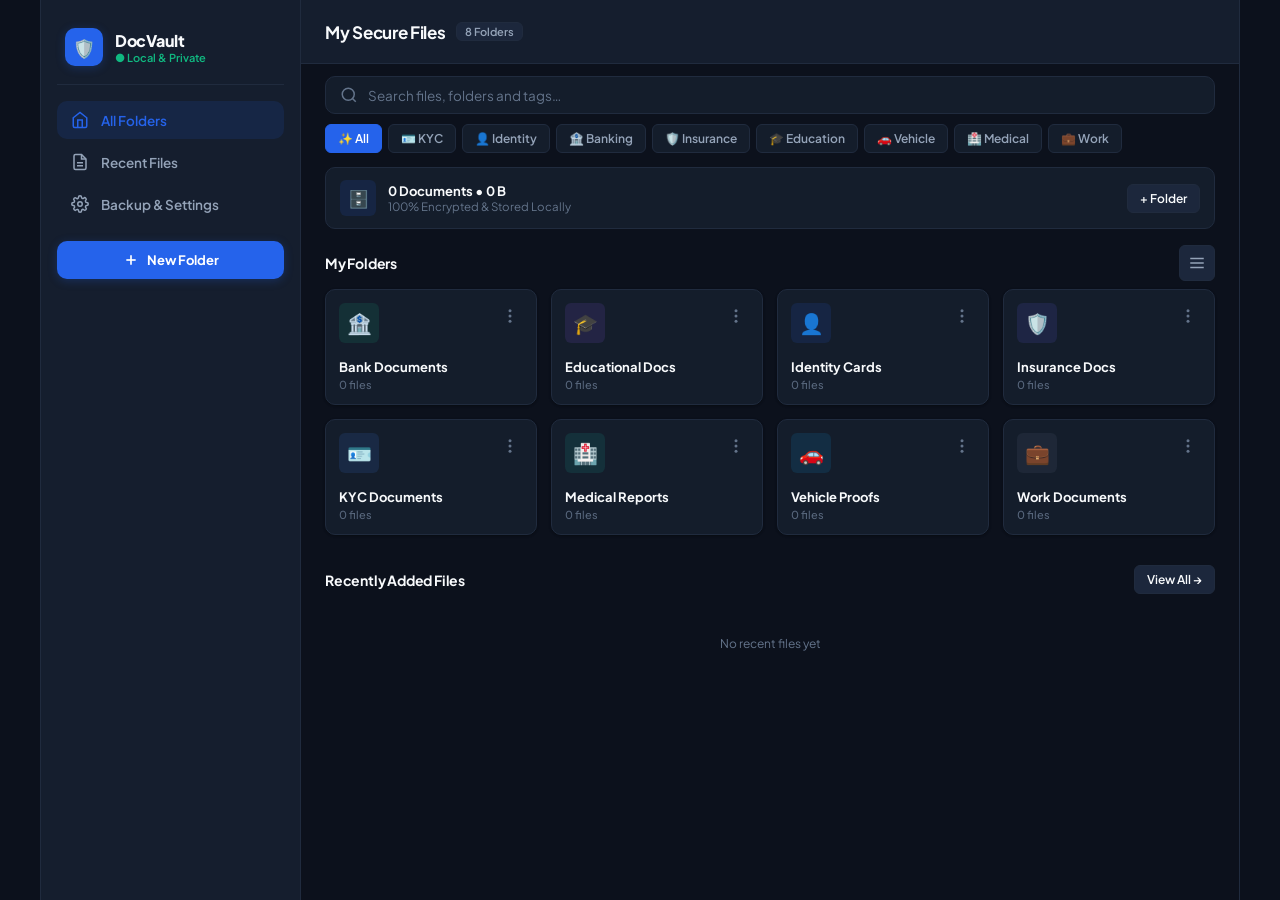
<file: index.html>
<!DOCTYPE html>
<html lang="en">
<head>
  <meta charset="UTF-8" />
  <meta name="viewport" content="width=device-width, initial-scale=1.0, maximum-scale=1.0, user-scalable=no, viewport-fit=cover" />
  <meta name="theme-color" content="#0B0F19" />
  <meta name="mobile-web-app-capable" content="yes" />
  <meta name="apple-mobile-web-app-capable" content="yes" />
  <meta name="apple-mobile-web-app-status-bar-style" content="black-translucent" />
  <meta name="apple-mobile-web-app-title" content="DocVault" />
  <meta name="description" content="Minimal & secure offline document wallet." />
  <title>Private Document Vault — Local & Offline</title>

  <!-- PWA Manifest & Icons -->
  <link rel="manifest" href="./manifest.json" />
  <link rel="apple-touch-icon" href="./icons/icon-192.png" />
  <link rel="icon" type="image/png" href="./icons/icon-192.png" />

  <!-- Fonts & Style -->
  <link rel="preconnect" href="https://fonts.googleapis.com" />
  <link rel="preconnect" href="https://fonts.gstatic.com" crossorigin />
  <link rel="stylesheet" href="./css/style.css" />
</head>
<body>

<!-- Offline Status Pill -->
<div class="offline-badge" id="offline-badge">📡 Offline Vault</div>

<!-- Install Banner -->
<div class="install-banner" id="install-banner">
  <span class="install-banner-text">📥 Add DocVault to Home Screen</span>
  <div class="install-banner-btns">
    <button id="install-btn">Install</button>
    <button id="install-dismiss">✕</button>
  </div>
</div>

<!-- Hidden File Inputs -->
<input type="file" id="file-input" multiple accept="image/*,application/pdf,.doc,.docx,.xls,.xlsx,.txt" style="display:none"
  onchange="App.handleFileUpload(this.files); this.value=''" />

<!-- ═══════════════════════════════════════════════
     APP SHELL
     ═══════════════════════════════════════════════ -->
<div id="app">

  <!-- ── SIDEBAR (Desktop ≥ 900px) ──────────────── -->
  <nav id="sidebar" aria-label="Main navigation">
    <div class="sidebar-brand">
      <div class="sidebar-brand-icon">🛡️</div>
      <div>
        <div class="sidebar-brand-name">DocVault</div>
        <div class="sidebar-brand-tag">● Local &amp; Private</div>
      </div>
    </div>

    <div class="sidebar-nav">
      <button class="sidebar-nav-item active" data-view="home" onclick="App.showView('home')">
        <svg width="18" height="18" viewBox="0 0 24 24" fill="none" stroke="currentColor" stroke-width="2">
          <path d="M3 9l9-7 9 7v11a2 2 0 0 1-2 2H5a2 2 0 0 1-2-2z"/><polyline points="9 22 9 12 15 12 15 22"/>
        </svg>
        <span>All Folders</span>
      </button>

      <button class="sidebar-nav-item" data-view="recent" onclick="App.showView('recent')">
        <svg width="18" height="18" viewBox="0 0 24 24" fill="none" stroke="currentColor" stroke-width="2">
          <path d="M14 2H6a2 2 0 0 0-2 2v16a2 2 0 0 0 2 2h12a2 2 0 0 0 2-2V8z"/>
          <polyline points="14 2 14 8 20 8"/><line x1="16" y1="13" x2="8" y2="13"/><line x1="16" y1="17" x2="8" y2="17"/>
        </svg>
        <span>Recent Files</span>
      </button>

      <button class="sidebar-nav-item" data-view="settings" onclick="App.showView('settings')">
        <svg width="18" height="18" viewBox="0 0 24 24" fill="none" stroke="currentColor" stroke-width="2">
          <circle cx="12" cy="12" r="3"/>
          <path d="M19.4 15a1.65 1.65 0 0 0 .33 1.82l.06.06a2 2 0 0 1-2.83 2.83l-.06-.06a1.65 1.65 0 0 0-1.82-.33 1.65 1.65 0 0 0-1 1.51V21a2 2 0 0 1-4 0v-.09A1.65 1.65 0 0 0 9 19.4a1.65 1.65 0 0 0-1.82.33l-.06.06a2 2 0 0 1-2.83-2.83l.06-.06A1.65 1.65 0 0 0 4.68 15a1.65 1.65 0 0 0-1.51-1H3a2 2 0 0 1 0-4h.09A1.65 1.65 0 0 0 4.6 9a1.65 1.65 0 0 0-.33-1.82l-.06-.06a2 2 0 0 1 2.83-2.83l.06.06A1.65 1.65 0 0 0 9 4.68a1.65 1.65 0 0 0 1-1.51V3a2 2 0 0 1 4 0v.09a1.65 1.65 0 0 0 1 1.51 1.65 1.65 0 0 0 1.82-.33l.06-.06a2 2 0 0 1 2.83 2.83l-.06.06A1.65 1.65 0 0 0 19.4 9a1.65 1.65 0 0 0 1.51 1H21a2 2 0 0 1 0 4h-.09a1.65 1.65 0 0 0-1.51 1z"/>
        </svg>
        <span>Backup &amp; Settings</span>
      </button>

      <button class="sidebar-action-btn" onclick="App.showCreateFolder()">
        <svg width="16" height="16" viewBox="0 0 24 24" fill="none" stroke="currentColor" stroke-width="2.5">
          <line x1="12" y1="5" x2="12" y2="19"/><line x1="5" y1="12" x2="19" y2="12"/>
        </svg>
        <span>New Folder</span>
      </button>
    </div>
  </nav>

  <!-- ── ALL VIEWS IN #app-content ──────────────── -->
  <div id="app-content">

    <!-- ── HOME VIEW ────────────────────────────── -->
    <div class="view" id="view-home">
      <!-- Top App Header (Clean & Minimalist) -->
      <div class="app-header">
        <div class="header-left">
          <div class="header-title-main">My Secure Files</div>
          <div class="header-sub-badge" id="storage-pill-count">0 Folders</div>
        </div>
      </div>

      <!-- Search Bar -->
      <div class="search-container">
        <svg width="18" height="18" viewBox="0 0 24 24" fill="none" stroke="currentColor" stroke-width="2">
          <circle cx="11" cy="11" r="8"/><path d="m21 21-4.35-4.35"/>
        </svg>
        <input type="text" id="search-input" placeholder="Search files, folders and tags…" oninput="App.handleSearch(this.value)" />
      </div>

      <!-- Quick Category Pills -->
      <div class="category-pills" id="category-pills">
        <button class="category-pill active" onclick="App.filterCategory('all', this)">✨ All</button>
        <button class="category-pill" onclick="App.filterCategory('kyc', this)">🪪 KYC</button>
        <button class="category-pill" onclick="App.filterCategory('identity', this)">👤 Identity</button>
        <button class="category-pill" onclick="App.filterCategory('bank', this)">🏦 Banking</button>
        <button class="category-pill" onclick="App.filterCategory('insurance', this)">🛡️ Insurance</button>
        <button class="category-pill" onclick="App.filterCategory('education', this)">🎓 Education</button>
        <button class="category-pill" onclick="App.filterCategory('vehicle', this)">🚗 Vehicle</button>
        <button class="category-pill" onclick="App.filterCategory('medical', this)">🏥 Medical</button>
        <button class="category-pill" onclick="App.filterCategory('work', this)">💼 Work</button>
      </div>

      <!-- Storage Summary Card -->
      <div class="storage-summary-card">
        <div class="storage-stat-group">
          <div class="storage-stat-icon">🗄️</div>
          <div class="storage-stat-info">
            <div class="storage-stat-title" id="stat-main-storage">0 Documents • 0 B</div>
            <div class="storage-stat-sub">100% Encrypted &amp; Stored Locally</div>
          </div>
        </div>
        <div class="storage-stat-actions">
          <button class="btn-sm" onclick="App.showCreateFolder()">+ Folder</button>
        </div>
      </div>

      <!-- Scrollable Folders & Docs List -->
      <div class="scroll-area">
        <div class="section-bar">
          <div class="section-heading">My Folders</div>
          <button class="icon-btn" id="toggle-view-btn" onclick="App.toggleView()" title="Toggle View">
            <svg width="18" height="18" viewBox="0 0 24 24" fill="none" stroke="currentColor" stroke-width="2">
              <line x1="3" y1="6" x2="21" y2="6"/><line x1="3" y1="12" x2="21" y2="12"/><line x1="3" y1="18" x2="21" y2="18"/>
            </svg>
          </button>
        </div>

        <!-- Folders Container -->
        <div class="folders-grid" id="folders-grid">
          <!-- Rendered dynamically -->
        </div>

        <!-- Recent Documents Preview inside Home -->
        <div class="section-bar" style="margin-top:14px">
          <div class="section-heading">Recently Added Files</div>
          <button class="btn-sm" onclick="App.showView('recent')">View All →</button>
        </div>
        <div class="recent-docs-section" id="home-recent-docs">
          <!-- Rendered dynamically -->
        </div>

        <div style="height:20px"></div>
      </div>
    </div>

    <!-- ── FOLDER VIEW (Clean with Upload & Scan Actions) ── -->
    <div class="view" id="view-folder">
      <div class="app-header">
        <div class="header-left">
          <button class="header-back-btn" onclick="App.goBack()" aria-label="Back">
            <svg width="20" height="20" viewBox="0 0 24 24" fill="none" stroke="currentColor" stroke-width="2.5">
              <polyline points="15 18 9 12 15 6"/>
            </svg>
          </button>
          <div class="header-title-main" id="folder-header-title">Folder</div>
        </div>
        <div class="header-actions">
          <button class="btn-primary" style="padding:7px 12px;font-size:12px;display:inline-flex;gap:5px" onclick="App.triggerUpload()" title="Upload File">
            <svg width="14" height="14" viewBox="0 0 24 24" fill="none" stroke="currentColor" stroke-width="2.5">
              <line x1="12" y1="5" x2="12" y2="19"/><line x1="5" y1="12" x2="19" y2="12"/>
            </svg>
            <span>Upload</span>
          </button>
          <button class="icon-btn" onclick="App.openCameraScanner()" title="Scan Camera" aria-label="Scan Camera">
            <svg width="18" height="18" viewBox="0 0 24 24" fill="none" stroke="currentColor" stroke-width="2">
              <path d="M23 19a2 2 0 0 1-2 2H3a2 2 0 0 1-2-2V8a2 2 0 0 1 2-2h4l2-3h6l2 3h4a2 2 0 0 1 2 2z"/><circle cx="12" cy="13" r="4"/>
            </svg>
          </button>
        </div>
      </div>

      <div class="scroll-area" style="padding-top:14px">
        <div class="recent-docs-section" id="folder-docs">
          <!-- Rendered dynamically -->
        </div>
      </div>
    </div>

    <!-- ── DOCUMENT VIEWER (Clean header with only Back & Title) ── -->
    <div class="view" id="view-viewer">
      <div class="app-header">
        <div class="header-left">
          <button class="header-back-btn" onclick="App.goBack()" aria-label="Back">
            <svg width="20" height="20" viewBox="0 0 24 24" fill="none" stroke="currentColor" stroke-width="2.5">
              <polyline points="15 18 9 12 15 6"/>
            </svg>
          </button>
          <div class="header-title-main" id="doc-viewer-title" style="font-size:15px">Document</div>
        </div>
      </div>

      <div class="viewer-body" id="doc-viewer-content">
        <!-- Rendered dynamically -->
      </div>

      <!-- <div class="viewer-bottom-bar">
        <button class="btn-secondary" onclick="App.downloadDocument()">⬇️ Download File</button>
        <button class="btn-primary" onclick="App.shareDocument()">🔗 Share Document</button>
      </div> -->
    </div>

    <!-- ── RECENT VIEW (Clean & Minimalist) ──── -->
    <div class="view" id="view-recent">
      <div class="app-header">
        <div class="header-title-main">Recent Documents</div>
      </div>

      <div class="scroll-area" style="padding-top:14px">
        <div class="recent-docs-section" id="recent-docs-list">
          <!-- Rendered dynamically -->
        </div>
      </div>
    </div>

    <!-- ── SETTINGS VIEW (Clean without broken wipe button) ── -->
    <div class="view" id="view-settings">
      <div class="app-header">
        <div class="header-left">
          <button class="header-back-btn" onclick="App.goBack()" aria-label="Back">
            <svg width="20" height="20" viewBox="0 0 24 24" fill="none" stroke="currentColor" stroke-width="2.5">
              <polyline points="15 18 9 12 15 6"/>
            </svg>
          </button>
          <div class="header-title-main">Vault Settings &amp; Backup</div>
        </div>
      </div>

      <div class="scroll-area" style="padding-top:14px">
        <!-- Appearance -->
        <div class="storage-summary-card" style="cursor:pointer" onclick="App.toggleTheme()">
          <div class="storage-stat-group">
            <div class="storage-stat-icon">🌓</div>
            <div class="storage-stat-info">
              <div class="storage-stat-title" id="theme-label">Cyber Dark Theme</div>
              <div class="storage-stat-sub">Tap to toggle Dark / Light mode</div>
            </div>
          </div>
          <button class="btn-sm">Switch</button>
        </div>

        <!-- Backup & Export -->
        <div class="storage-summary-card" style="cursor:pointer" onclick="App.exportBackup()">
          <div class="storage-stat-group">
            <div class="storage-stat-icon">💾</div>
            <div class="storage-stat-info">
              <div class="storage-stat-title">Export Complete Backup</div>
              <div class="storage-stat-sub">Download all folders &amp; documents as JSON</div>
            </div>
          </div>
          <button class="btn-sm">Export</button>
        </div>

        <div class="storage-summary-card" style="cursor:pointer" onclick="App.importBackup()">
          <div class="storage-stat-group">
            <div class="storage-stat-icon">📥</div>
            <div class="storage-stat-info">
              <div class="storage-stat-title">Restore from Backup</div>
              <div class="storage-stat-sub">Import wallet JSON file from your device</div>
            </div>
          </div>
          <button class="btn-sm">Import</button>
        </div>

        <div style="text-align:center;padding:28px 16px;color:var(--text-dim);font-size:12px">
          🛡️ Private Document Vault • v2.1 Pro<br>
          <span>100% Local-First Offline Storage</span>
        </div>
      </div>
    </div>

    <!-- ── BOTTOM NAVIGATION (Mobile Only - Clean 4-tab bar) ── -->
    <nav class="bottom-nav" id="bottom-nav">
      <button class="nav-item active" data-view="home" onclick="App.showView('home')" aria-label="Folders">
        <svg width="20" height="20" viewBox="0 0 24 24" fill="none" stroke="currentColor" stroke-width="2">
          <path d="M3 9l9-7 9 7v11a2 2 0 0 1-2 2H5a2 2 0 0 1-2-2z"/><polyline points="9 22 9 12 15 12 15 22"/>
        </svg>
        <span class="nav-label">Vault</span>
      </button>

      <button class="nav-item" data-view="recent" onclick="App.showView('recent')" aria-label="Documents">
        <svg width="20" height="20" viewBox="0 0 24 24" fill="none" stroke="currentColor" stroke-width="2">
          <path d="M14 2H6a2 2 0 0 0-2 2v16a2 2 0 0 0 2 2h12a2 2 0 0 0 2-2V8z"/>
          <polyline points="14 2 14 8 20 8"/><line x1="16" y1="13" x2="8" y2="13"/><line x1="16" y1="17" x2="8" y2="17"/>
        </svg>
        <span class="nav-label">Recent</span>
      </button>

      <!-- Clean Central Action Button -->
      <button class="nav-fab-center" onclick="App.triggerUpload()" aria-label="Add" title="Upload Document">
        <svg width="22" height="22" viewBox="0 0 24 24" fill="none" stroke="currentColor" stroke-width="2.5">
          <line x1="12" y1="5" x2="12" y2="19"/><line x1="5" y1="12" x2="19" y2="12"/>
        </svg>
      </button>

      <button class="nav-item" onclick="App.openCameraScanner()" aria-label="Scan">
        <svg width="20" height="20" viewBox="0 0 24 24" fill="none" stroke="currentColor" stroke-width="2">
          <path d="M23 19a2 2 0 0 1-2 2H3a2 2 0 0 1-2-2V8a2 2 0 0 1 2-2h4l2-3h6l2 3h4a2 2 0 0 1 2 2z"/><circle cx="12" cy="13" r="4"/>
        </svg>
        <span class="nav-label">Scan</span>
      </button>

      <button class="nav-item" data-view="settings" onclick="App.showView('settings')" aria-label="Settings">
        <svg width="20" height="20" viewBox="0 0 24 24" fill="none" stroke="currentColor" stroke-width="2">
          <circle cx="12" cy="12" r="3"/>
          <path d="M19.4 15a1.65 1.65 0 0 0 .33 1.82l.06.06a2 2 0 0 1-2.83 2.83l-.06-.06a1.65 1.65 0 0 0-1.82-.33 1.65 1.65 0 0 0-1 1.51V21a2 2 0 0 1-4 0v-.09A1.65 1.65 0 0 0 9 19.4a1.65 1.65 0 0 0-1.82.33l-.06.06a2 2 0 0 1-2.83-2.83l.06-.06A1.65 1.65 0 0 0 4.68 15a1.65 1.65 0 0 0-1.51-1H3a2 2 0 0 1 0-4h.09A1.65 1.65 0 0 0 4.6 9a1.65 1.65 0 0 0-.33-1.82l-.06-.06a2 2 0 0 1 2.83-2.83l.06.06A1.65 1.65 0 0 0 9 4.68a1.65 1.65 0 0 0 1-1.51V3a2 2 0 0 1 4 0v.09a1.65 1.65 0 0 0 1 1.51 1.65 1.65 0 0 0 1.82-.33l.06-.06a2 2 0 0 1 2.83 2.83l-.06.06A1.65 1.65 0 0 0 19.4 9a1.65 1.65 0 0 0 1.51 1H21a2 2 0 0 1 0 4h-.09a1.65 1.65 0 0 0-1.51 1z"/>
        </svg>
        <span class="nav-label">Settings</span>
      </button>
    </nav>

  </div><!-- /#app-content -->
</div><!-- /#app -->

<!-- Scripts -->
<script src="./js/crypto.js"></script>
<script src="./js/db.js"></script>
<script src="./js/ui.js"></script>
<script src="./js/app.js"></script>

<script>
  // ── Bottom nav view synchronization ───────────────────────
  const NAV_VISIBLE_VIEWS = ['home', 'recent', 'settings'];
  const origShowView = App.showView.bind(App);
  App.showView = async function(name, pushStack) {
    await origShowView(name, pushStack);
    const nav = document.getElementById('bottom-nav');
    if (nav) nav.style.display = NAV_VISIBLE_VIEWS.includes(name) ? 'flex' : 'none';
  };

  // ── Offline status banner ─────────────────────────────────
  const offlineBadge = document.getElementById('offline-badge');
  function updateOnlineStatus() {
    if (offlineBadge) offlineBadge.style.display = navigator.onLine ? 'none' : 'block';
  }
  window.addEventListener('online', updateOnlineStatus);
  window.addEventListener('offline', updateOnlineStatus);
  updateOnlineStatus();
</script>

</body>
</html>
</file>
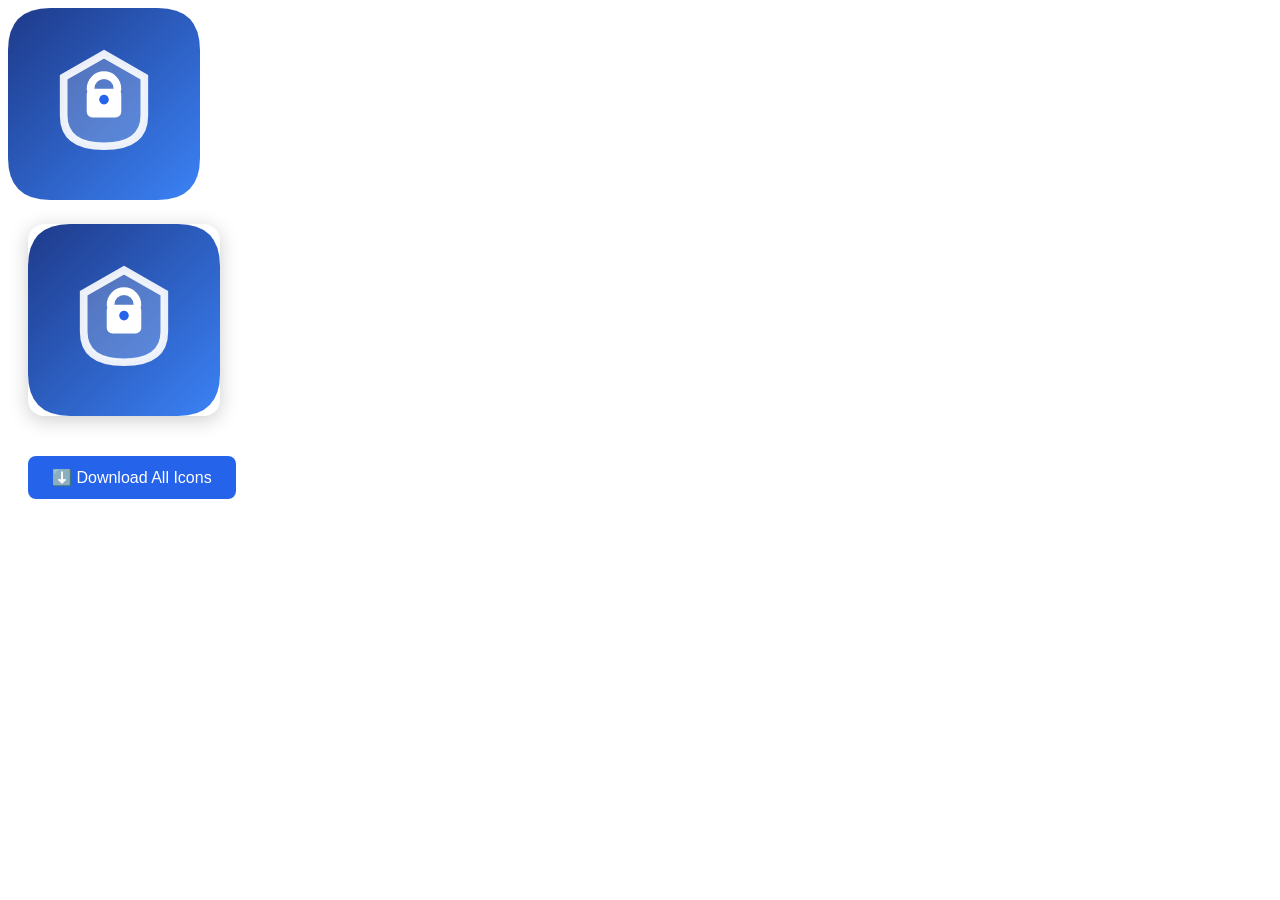
<file: generate-icons.html>
<!DOCTYPE html>
<html>
<head><title>Icon Generator</title></head>
<body>
<canvas id="c"></canvas>
<script>
const sizes = [72, 96, 128, 192, 512];

async function generateIcon(size) {
  const canvas = document.getElementById('c');
  canvas.width = size;
  canvas.height = size;
  const ctx = canvas.getContext('2d');

  // Background gradient
  const grad = ctx.createLinearGradient(0, 0, size, size);
  grad.addColorStop(0, '#1E3A8A');
  grad.addColorStop(1, '#3B82F6');
  ctx.fillStyle = grad;

  // Rounded rect
  const r = size * 0.22;
  ctx.beginPath();
  ctx.moveTo(r, 0);
  ctx.lineTo(size - r, 0);
  ctx.quadraticCurveTo(size, 0, size, r);
  ctx.lineTo(size, size - r);
  ctx.quadraticCurveTo(size, size, size - r, size);
  ctx.lineTo(r, size);
  ctx.quadraticCurveTo(0, size, 0, size - r);
  ctx.lineTo(0, r);
  ctx.quadraticCurveTo(0, 0, r, 0);
  ctx.closePath();
  ctx.fill();

  // Shield
  const cx = size / 2;
  const cy = size / 2 - size * 0.02;
  const sw = size * 0.42;
  const sh = size * 0.48;

  ctx.fillStyle = 'rgba(255,255,255,0.2)';
  ctx.strokeStyle = 'rgba(255,255,255,0.9)';
  ctx.lineWidth = size * 0.04;
  ctx.beginPath();
  ctx.moveTo(cx, cy - sh/2);
  ctx.lineTo(cx + sw/2, cy - sh/4);
  ctx.lineTo(cx + sw/2, cy + sh/6);
  ctx.quadraticCurveTo(cx + sw/2, cy + sh/2, cx, cy + sh/2);
  ctx.quadraticCurveTo(cx - sw/2, cy + sh/2, cx - sw/2, cy + sh/6);
  ctx.lineTo(cx - sw/2, cy - sh/4);
  ctx.closePath();
  ctx.fill();
  ctx.stroke();

  // Lock icon in center
  const lw = size * 0.14;
  const lh = size * 0.12;
  const lbw = size * 0.18;
  const lbh = size * 0.15;
  const lx = cx - lbw/2;
  const ly = cy - lh * 0.5;

  // Lock body
  ctx.fillStyle = 'white';
  const br = size * 0.03;
  ctx.beginPath();
  ctx.roundRect(lx, ly, lbw, lbh, br);
  ctx.fill();

  // Lock shackle
  ctx.strokeStyle = 'white';
  ctx.lineWidth = size * 0.04;
  ctx.lineCap = 'round';
  ctx.beginPath();
  ctx.arc(cx, ly, lw * 0.5, Math.PI, 0);
  ctx.stroke();

  // Keyhole
  ctx.fillStyle = '#2563EB';
  ctx.beginPath();
  ctx.arc(cx, ly + lbh * 0.38, size * 0.025, 0, Math.PI * 2);
  ctx.fill();

  return canvas.toDataURL('image/png');
}

async function downloadAll() {
  for (const size of sizes) {
    const dataUrl = await generateIcon(size);
    const a = document.createElement('a');
    a.href = dataUrl;
    a.download = `icon-${size}.png`;
    document.body.appendChild(a);
    a.click();
    document.body.removeChild(a);
    await new Promise(r => setTimeout(r, 200));
  }
  document.getElementById('status').textContent = 'All icons downloaded! Place them in the icons/ folder.';
}

document.addEventListener('DOMContentLoaded', () => {
  const btn = document.createElement('button');
  btn.textContent = '⬇️ Download All Icons';
  btn.style.cssText = 'padding:12px 24px;font-size:16px;cursor:pointer;margin:20px;border-radius:8px;background:#2563EB;color:white;border:none';
  btn.onclick = downloadAll;
  document.body.appendChild(btn);

  const status = document.createElement('p');
  status.id = 'status';
  status.style.cssText = 'margin:0 20px;font-family:sans-serif;color:#333';
  document.body.appendChild(status);

  // Auto-preview 192px
  generateIcon(192).then(url => {
    const img = document.createElement('img');
    img.src = url;
    img.style.cssText = 'display:block;margin:20px;border-radius:16px;box-shadow:0 4px 20px rgba(0,0,0,0.2)';
    document.body.insertBefore(img, btn);
  });
});
</script>
</body>
</html>
</file>
<file: css/style.css>
/* ════════════════════════════════════════════════════════════
   Private Document Wallet — Executive Unified Design System
   ════════════════════════════════════════════════════════════ */

@import url('https://fonts.googleapis.com/css2?family=Plus+Jakarta+Sans:wght@400;500;600;700;800&family=Inter:wght@400;500;600;700&display=swap');

:root {
  /* Executive Dark Theme (Navy Slate & Crisp Neutral) */
  --bg:            #0C111C;
  --bg-subtle:     #111827;
  --surface:       #151E2E;
  --surface-hover: #1C273C;
  --surface-card:  #141D2B;
  --border:        #202B3E;
  --border-subtle: rgba(255, 255, 255, 0.06);
  --border-focus:  #3B82F6;
  
  --primary:       #2563EB;
  --primary-dark:  #1D4ED8;
  --primary-lite:  rgba(37, 99, 235, 0.12);
  --primary-glow:  rgba(37, 99, 235, 0.25);
  
  --accent:        #38BDF8;
  --success:       #10B981;
  --warning:       #F59E0B;
  --danger:        #EF4444;
  
  --text:          #F8FAFC;
  --text-muted:    #94A3B8;
  --text-dim:      #64748B;
  
  --shadow-sm:     0 1px 3px rgba(0, 0, 0, 0.2), 0 1px 2px rgba(0, 0, 0, 0.15);
  --shadow-md:     0 4px 14px rgba(0, 0, 0, 0.3);
  --shadow-lg:     0 12px 28px rgba(0, 0, 0, 0.45);
  
  --radius-xs:     6px;
  --radius-sm:     10px;
  --radius-md:     14px;
  --radius-lg:     20px;
  --radius-xl:     28px;
  
  --nav-h:         68px;
  --header-h:      64px;
  --sidebar-w:     260px;
  --max-w:         1200px;
  --gap:           16px;
}

/* Executive Light Theme */
body.theme-light {
  --bg:            #F8FAFC;
  --bg-subtle:     #F1F5F9;
  --surface:       #FFFFFF;
  --surface-hover: #F8FAFC;
  --surface-card:  #FFFFFF;
  --border:        #E2E8F0;
  --border-subtle: rgba(0, 0, 0, 0.04);
  --border-focus:  #2563EB;
  
  --text:          #0F172A;
  --text-muted:    #475569;
  --text-dim:      #94A3B8;
  
  --shadow-sm:     0 1px 3px rgba(0, 0, 0, 0.05), 0 1px 2px rgba(0, 0, 0, 0.03);
  --shadow-md:     0 4px 12px rgba(0, 0, 0, 0.06);
  --shadow-lg:     0 12px 24px rgba(0, 0, 0, 0.08);
}

/* ── Reset ─────────────────────────────────────────────────── */
*, *::before, *::after { box-sizing: border-box; margin: 0; padding: 0; }
button { font-family: inherit; cursor: pointer; border: none; background: none; }
input  { font-family: inherit; }

html, body {
  height: 100%;
  overflow: hidden;
  font-family: 'Plus Jakarta Sans', 'Inter', -apple-system, sans-serif;
  font-size: 14px;
  background: var(--bg);
  color: var(--text);
  -webkit-tap-highlight-color: transparent;
  -webkit-font-smoothing: antialiased;
}

/* ── App Shell ─────────────────────────────────────────────── */
#app {
  position: relative;
  width: 100%;
  height: 100%;
  display: flex;
  background: var(--bg);
  overflow: hidden;
}

#app-content {
  flex: 1;
  position: relative;
  display: flex;
  flex-direction: column;
  height: 100%;
  overflow: hidden;
  min-width: 0;
}

/* ── Views ─────────────────────────────────────────────────── */
.view {
  position: absolute;
  inset: 0;
  display: none;
  flex-direction: column;
  background: var(--bg);
  overflow: hidden;
  z-index: 1;
}
.view.active { display: flex; }

.scroll-area {
  flex: 1;
  overflow-y: auto;
  overflow-x: hidden;
  -webkit-overflow-scrolling: touch;
  padding-bottom: calc(var(--nav-h) + 20px);
}
.scroll-area::-webkit-scrollbar { width: 5px; }
.scroll-area::-webkit-scrollbar-thumb { background: rgba(255,255,255,0.08); border-radius: 4px; }
body.theme-light .scroll-area::-webkit-scrollbar-thumb { background: rgba(0,0,0,0.12); }

/* ── Animations ────────────────────────────────────────────── */
@keyframes fadeIn { from { opacity: 0; } to { opacity: 1; } }
@keyframes slideUp { from { transform: translateY(10px); opacity: 0; } to { transform: translateY(0); opacity: 1; } }
.slide-up { animation: slideUp 0.22s cubic-bezier(0.16, 1, 0.3, 1) both; }

/* ════════════════════════════════════════════════════════════
   SIDEBAR (Desktop Navigation)
   ════════════════════════════════════════════════════════════ */
#sidebar {
  display: none;
  width: var(--sidebar-w);
  flex-shrink: 0;
  background: var(--surface);
  border-right: 1px solid var(--border);
  flex-direction: column;
  padding: 20px 16px;
  overflow-y: auto;
  z-index: 40;
}

.sidebar-brand {
  display: flex;
  align-items: center;
  gap: 12px;
  padding: 8px 8px 18px;
  border-bottom: 1px solid var(--border);
  margin-bottom: 16px;
}
.sidebar-brand-icon {
  width: 38px; height: 38px;
  border-radius: 10px;
  background: var(--primary);
  display: flex; align-items: center; justify-content: center;
  font-size: 18px; color: white;
  box-shadow: 0 2px 10px var(--primary-glow);
}
.sidebar-brand-name { font-size: 16px; font-weight: 800; color: var(--text); letter-spacing: -0.3px; }
.sidebar-brand-tag { font-size: 11px; color: var(--success); font-weight: 600; }

.sidebar-nav { display: flex; flex-direction: column; gap: 4px; flex: 1; }
.sidebar-nav-item {
  display: flex; align-items: center; gap: 12px;
  padding: 10px 14px; border-radius: var(--radius-sm);
  color: var(--text-muted); font-size: 13.5px; font-weight: 600;
  transition: all 0.15s; width: 100%;
}
.sidebar-nav-item:hover { background: var(--surface-hover); color: var(--text); }
.sidebar-nav-item.active {
  background: var(--primary-lite);
  color: var(--primary);
}
.sidebar-nav-item svg { width: 18px; height: 18px; }

.sidebar-action-btn {
  margin-top: 14px; width: 100%;
  padding: 11px; border-radius: var(--radius-sm);
  background: var(--primary); color: white;
  font-size: 13px; font-weight: 700;
  display: flex; align-items: center; justify-content: center; gap: 8px;
  box-shadow: 0 2px 10px var(--primary-glow);
  transition: all 0.15s;
}
.sidebar-action-btn:hover { background: var(--primary-dark); }

/* ════════════════════════════════════════════════════════════
   TOP APP HEADER
   ════════════════════════════════════════════════════════════ */
.app-header {
  height: var(--header-h);
  background: var(--surface);
  border-bottom: 1px solid var(--border);
  display: flex;
  align-items: center;
  justify-content: space-between;
  padding: 0 var(--gap);
  gap: 12px;
  flex-shrink: 0;
  z-index: 20;
}

.header-left { display: flex; align-items: center; gap: 10px; min-width: 0; }
.header-title-main { font-size: 17px; font-weight: 700; color: var(--text); letter-spacing: -0.3px; white-space: nowrap; }
.header-sub-badge {
  font-size: 11px; font-weight: 600;
  padding: 2px 8px; border-radius: 6px;
  background: var(--surface-hover); color: var(--text-muted);
  border: 1px solid var(--border);
}

.header-actions { display: flex; align-items: center; gap: 8px; }

.header-back-btn {
  background: var(--surface-hover);
  border: 1px solid var(--border);
  border-radius: var(--radius-xs);
  width: 36px; height: 36px;
  display: flex; align-items: center; justify-content: center;
  color: var(--text); transition: all 0.15s;
}
.header-back-btn:hover { border-color: rgba(255,255,255,0.2); }

.icon-btn {
  width: 36px; height: 36px;
  border-radius: var(--radius-xs);
  display: flex; align-items: center; justify-content: center;
  background: var(--surface-hover);
  color: var(--text-muted);
  border: 1px solid var(--border);
  transition: all 0.15s;
}
.icon-btn:hover { color: var(--text); border-color: rgba(255,255,255,0.2); }
body.theme-light .icon-btn:hover { border-color: rgba(0,0,0,0.2); }
.empty-pill {
  font-size: 11px;
  font-weight: 500;
  color: var(--text-dim);
  opacity: 0.85;
}

/* Header Add File Button:
   Hidden by default when bottom navigation menu is present.
   Visible ONLY on desktop (>= 900px) when bottom menu is hidden. */
.btn-header-add {
  display: none !important;
  padding: 8px 14px;
  background: var(--primary);
  color: white;
  border-radius: var(--radius-xs);
  font-size: 12px;
  font-weight: 700;
  align-items: center;
  gap: 5px;
  box-shadow: 0 2px 8px var(--primary-glow);
  transition: all 0.15s;
  white-space: nowrap;
  flex-shrink: 0;
}
.btn-header-add:hover { background: var(--primary-dark); }
.btn-header-add svg { width: 14px; height: 14px; flex-shrink: 0; }

/* Search Container */
.search-container {
  margin: 12px var(--gap) 0;
  background: var(--surface-card);
  border: 1px solid var(--border);
  border-radius: var(--radius-sm);
  display: flex;
  align-items: center;
  padding: 9px 14px;
  gap: 10px;
  transition: border-color 0.15s;
}
.search-container:focus-within { border-color: var(--border-focus); }
.search-container svg { color: var(--text-dim); flex-shrink: 0; }
.search-container input {
  flex: 1; border: none; outline: none;
  background: transparent; font-size: 13.5px; color: var(--text);
}
.search-container input::placeholder { color: var(--text-dim); }

/* Quick Category Tags */
.category-pills {
  display: flex;
  gap: 6px;
  overflow-x: auto;
  padding: 10px var(--gap) 4px;
  scrollbar-width: none;
}
.category-pills::-webkit-scrollbar { display: none; }
.category-pill {
  padding: 6px 12px;
  border-radius: var(--radius-xs);
  background: var(--surface-card);
  border: 1px solid var(--border);
  color: var(--text-muted);
  font-size: 12px;
  font-weight: 600;
  white-space: nowrap;
  transition: all 0.15s;
}
.category-pill:hover { background: var(--surface-hover); color: var(--text); }
.category-pill.active {
  background: var(--primary);
  color: white;
  border-color: var(--primary);
}

/* ════════════════════════════════════════════════════════════
   STORAGE BAR (Minimal Corporate Design)
   ════════════════════════════════════════════════════════════ */
.storage-summary-card {
  margin: 10px var(--gap) 0;
  padding: 12px 14px;
  background: var(--surface-card);
  border: 1px solid var(--border);
  border-radius: var(--radius-sm);
  display: flex;
  align-items: center;
  justify-content: space-between;
  gap: 14px;
}

.storage-stat-group { display: flex; align-items: center; gap: 12px; }
.storage-stat-icon {
  width: 36px; height: 36px; border-radius: var(--radius-xs);
  background: var(--primary-lite); color: var(--primary);
  display: flex; align-items: center; justify-content: center;
  font-size: 17px;
}
.storage-stat-info { display: flex; flex-direction: column; }
.storage-stat-title { font-size: 13px; font-weight: 700; color: var(--text); }
.storage-stat-sub { font-size: 11.5px; color: var(--text-dim); }

.storage-stat-actions { display: flex; gap: 6px; }
.btn-sm {
  padding: 6px 12px;
  border-radius: var(--radius-xs);
  font-size: 12px; font-weight: 600;
  background: var(--surface-hover);
  color: var(--text);
  border: 1px solid var(--border);
  display: flex; align-items: center; gap: 6px;
  transition: all 0.15s;
}
.btn-sm:hover { background: var(--primary); color: white; border-color: var(--primary); }

/* Section Title Bar */
.section-bar {
  display: flex;
  align-items: center;
  justify-content: space-between;
  padding: 16px var(--gap) 8px;
}
.section-heading { font-size: 14px; font-weight: 700; color: var(--text); letter-spacing: -0.2px; }

/* ════════════════════════════════════════════════════════════
   FOLDER CARDS (Executive Grid)
   ════════════════════════════════════════════════════════════ */
.folders-grid {
  display: grid;
  grid-template-columns: repeat(2, 1fr);
  gap: 10px;
  padding: 0 var(--gap);
}

.folder-card {
  background: var(--surface-card);
  border: 1px solid var(--border);
  border-radius: var(--radius-sm);
  padding: 13px;
  cursor: pointer;
  display: flex;
  flex-direction: column;
  justify-content: space-between;
  min-height: 116px;
  box-shadow: var(--shadow-sm);
  transition: all 0.15s ease;
  position: relative;
}
.folder-card:hover {
  background: var(--surface-hover);
  border-color: rgba(59, 130, 246, 0.35);
}
.folder-card:active { transform: scale(0.98); }

.folder-card-top {
  display: flex;
  align-items: flex-start;
  justify-content: space-between;
  margin-bottom: 10px;
}

.folder-icon-box {
  width: 40px; height: 40px;
  border-radius: var(--radius-xs);
  display: flex; align-items: center; justify-content: center;
  font-size: 20px;
}

.folder-dots-btn {
  color: var(--text-dim);
  padding: 4px; border-radius: 4px;
  transition: color 0.15s;
}
.folder-dots-btn:hover { color: var(--text); }

.folder-card-name {
  font-size: 13px; font-weight: 700;
  color: var(--text); line-height: 1.3;
  margin-bottom: 2px;
  white-space: nowrap; overflow: hidden; text-overflow: ellipsis;
}
.folder-card-meta {
  font-size: 11px;
  color: var(--text-dim);
  font-weight: 500;
}

/* Progress bar */
.folder-progress-bar {
  height: 3px;
  background: rgba(255,255,255,0.06);
  border-radius: 2px;
  margin-top: 8px;
  overflow: hidden;
}
body.theme-light .folder-progress-bar { background: rgba(0,0,0,0.06); }
.folder-progress-fill {
  height: 100%;
  border-radius: 2px;
  background: var(--primary);
}

/* ════════════════════════════════════════════════════════════
   UNIFIED EMPTY DROPZONE (No duplicate button clutter)
   ════════════════════════════════════════════════════════════ */
.empty-dropzone-box {
  margin: 16px var(--gap);
  border: 1.5px dashed var(--border);
  border-radius: var(--radius-md);
  padding: 40px 24px;
  text-align: center;
  background: var(--surface-card);
  display: flex;
  flex-direction: column;
  align-items: center;
  justify-content: center;
  gap: 12px;
  transition: border-color 0.2s, background-color 0.2s;
}
.empty-dropzone-box:hover {
  border-color: var(--primary);
  background: var(--surface-hover);
}

.dropzone-icon {
  width: 52px; height: 52px;
  border-radius: 14px;
  background: var(--primary-lite);
  color: var(--primary);
  display: flex; align-items: center; justify-content: center;
  font-size: 24px; margin-bottom: 4px;
}
.dropzone-title { font-size: 15px; font-weight: 700; color: var(--text); }
.dropzone-sub   { font-size: 12.5px; color: var(--text-dim); max-width: 320px; line-height: 1.4; }

.dropzone-actions {
  display: flex;
  gap: 10px;
  margin-top: 8px;
  width: 100%;
  max-width: 320px;
}
.dropzone-actions .btn-primary,
.dropzone-actions .btn-secondary {
  flex: 1;
}

/* ════════════════════════════════════════════════════════════
   DOCUMENT ROWS
   ════════════════════════════════════════════════════════════ */
.recent-docs-section {
  margin-top: 10px;
  padding: 0 var(--gap);
}

.doc-row-card {
  background: var(--surface-card);
  border: 1px solid var(--border);
  border-radius: var(--radius-sm);
  padding: 10px 12px;
  margin-bottom: 6px;
  display: flex;
  align-items: center;
  gap: 12px;
  cursor: pointer;
  transition: all 0.15s;
}
.doc-row-card:hover {
  background: var(--surface-hover);
  border-color: rgba(59, 130, 246, 0.3);
}
.doc-row-card:active { transform: scale(0.98); }

.doc-row-thumb {
  width: 40px; height: 40px;
  border-radius: var(--radius-xs);
  background: var(--primary-lite);
  display: flex; align-items: center; justify-content: center;
  font-size: 18px; flex-shrink: 0;
  background-size: cover; background-position: center;
}
.doc-row-info { flex: 1; min-width: 0; }
.doc-row-title {
  font-size: 13px; font-weight: 600; color: var(--text);
  white-space: nowrap; overflow: hidden; text-overflow: ellipsis;
  margin-bottom: 2px;
}
.doc-row-meta { font-size: 11px; color: var(--text-dim); }
.doc-row-actions { display: flex; align-items: center; gap: 4px; }

/* ════════════════════════════════════════════════════════════
   BOTTOM NAVIGATION (Mobile Only Dock - Clean & Uncluttered)
   ════════════════════════════════════════════════════════════ */
.bottom-nav {
  position: fixed;
  bottom: 0; left: 0; right: 0;
  height: var(--nav-h);
  background: var(--surface);
  border-top: 1px solid var(--border);
  display: flex;
  align-items: center;
  justify-content: space-around;
  padding: 0 8px;
  padding-bottom: env(safe-area-inset-bottom, 0px);
  z-index: 50;
  box-shadow: 0 -2px 10px rgba(0,0,0,0.15);
}

.nav-item {
  display: flex; flex-direction: column;
  align-items: center; justify-content: center;
  gap: 3px; padding: 6px 14px;
  border-radius: var(--radius-xs);
  color: var(--text-dim);
  transition: all 0.15s; flex: 1;
}
.nav-item.active { color: var(--primary); font-weight: 600; }
.nav-item svg { width: 19px; height: 19px; }
.nav-label { font-size: 10.5px; font-weight: 600; }

.nav-fab-center {
  width: 48px; height: 48px;
  border-radius: 50%;
  background: var(--primary);
  color: white;
  display: flex; align-items: center; justify-content: center;
  box-shadow: 0 2px 12px var(--primary-glow);
  position: relative; top: -8px;
  flex-shrink: 0;
  transition: transform 0.15s;
}
.nav-fab-center:hover { background: var(--primary-dark); }
.nav-fab-center:active { transform: scale(0.92); }
.nav-fab-center svg { width: 20px; height: 20px; }

/* ════════════════════════════════════════════════════════════
   DOCUMENT VIEWER
   ════════════════════════════════════════════════════════════ */
#view-viewer { background: #080C14; }
#view-viewer .app-header {
  background: rgba(12, 17, 28, 0.95);
  border-bottom: 1px solid var(--border);
}

.viewer-body {
  flex: 1; display: flex;
  align-items: center; justify-content: center;
  padding: 16px; overflow: auto;
}
.doc-preview-img {
  max-width: 100%; max-height: 100%;
  object-fit: contain; border-radius: var(--radius-sm);
  box-shadow: var(--shadow-lg);
  border: 1px solid var(--border);
}
.pdf-iframe {
  width: 100%; height: 100%; border: none;
  border-radius: var(--radius-sm); background: white;
}

.viewer-bottom-bar {
  display: flex; gap: 10px;
  padding: 12px var(--gap);
  background: rgba(12, 17, 28, 0.95);
  border-top: 1px solid var(--border);
}

/* ════════════════════════════════════════════════════════════
   CAMERA SCANNER VIEW (4:3 Standard Document Aspect Ratio)
   ════════════════════════════════════════════════════════════ */
.scanner-viewport {
  position: relative;
  width: 100%;
  aspect-ratio: 4 / 3;
  max-height: 320px;
  background: #000000;
  border-radius: var(--radius-sm);
  overflow: hidden;
  display: flex;
  align-items: center;
  justify-content: center;
  border: 1.5px solid var(--border);
  box-shadow: inset 0 0 20px rgba(0, 0, 0, 0.8);
}

.scanner-video-feed {
  width: 100%;
  height: 100%;
  object-fit: cover;
}

.scanner-guide-box {
  position: absolute;
  inset: 12px;
  border: 1px dashed rgba(255, 255, 255, 0.35);
  border-radius: var(--radius-xs);
  pointer-events: none;
  display: flex;
  flex-direction: column;
  justify-content: space-between;
  box-shadow: inset 0 0 0 9999px rgba(0, 0, 0, 0.25);
}

.scanner-corner {
  position: absolute;
  width: 18px;
  height: 18px;
  border-color: var(--accent);
  border-style: solid;
  pointer-events: none;
}
.scanner-corner.tl { top: -1px; left: -1px; border-width: 3px 0 0 3px; border-top-left-radius: 4px; }
.scanner-corner.tr { top: -1px; right: -1px; border-width: 3px 3px 0 0; border-top-right-radius: 4px; }
.scanner-corner.bl { bottom: -1px; left: -1px; border-width: 0 0 3px 3px; border-bottom-left-radius: 4px; }
.scanner-corner.br { bottom: -1px; right: -1px; border-width: 0 3px 3px 0; border-bottom-right-radius: 4px; }

.scanner-aspect-badge {
  position: absolute;
  bottom: 8px;
  left: 50%;
  transform: translateX(-50%);
  background: rgba(0, 0, 0, 0.7);
  backdrop-filter: blur(4px);
  color: var(--text);
  font-size: 11px;
  font-weight: 600;
  padding: 3px 10px;
  border-radius: 12px;
  border: 1px solid rgba(255, 255, 255, 0.2);
  white-space: nowrap;
}

.scanner-laser {
  position: absolute;
  left: 2%;
  right: 2%;
  height: 2px;
  background: var(--accent);
  box-shadow: 0 0 12px var(--accent);
  animation: scanSweep 2.2s infinite ease-in-out;
  pointer-events: none;
}
@keyframes scanSweep {
  0% { top: 8%; opacity: 0.8; }
  50% { top: 92%; opacity: 1; }
  100% { top: 8%; opacity: 0.8; }
}

/* ════════════════════════════════════════════════════════════
   MODALS & PROMPTS
   ════════════════════════════════════════════════════════════ */
.modal-overlay {
  position: fixed; inset: 0;
  background: rgba(0, 0, 0, 0.65);
  backdrop-filter: blur(6px);
  -webkit-backdrop-filter: blur(6px);
  display: flex; align-items: flex-end; justify-content: center;
  z-index: 200; animation: fadeIn 0.15s ease;
}
.modal {
  background: var(--surface);
  border: 1px solid var(--border);
  border-radius: var(--radius-lg) var(--radius-lg) 0 0;
  padding: 20px 20px 28px;
  width: 100%; max-width: 460px;
  animation: slideUp 0.22s cubic-bezier(0.16, 1, 0.3, 1);
  box-shadow: var(--shadow-lg);
}
.modal-title { font-size: 16px; font-weight: 700; color: var(--text); margin-bottom: 12px; text-align: center; }
.modal-body  { margin-bottom: 18px; color: var(--text-muted); font-size: 13px; }

.modal-input {
  width: 100%; padding: 10px 12px;
  border: 1px solid var(--border); border-radius: var(--radius-xs);
  background: var(--bg); color: var(--text);
  font-size: 13.5px; outline: none; transition: border-color 0.15s;
}
.modal-input:focus { border-color: var(--border-focus); }

.modal-actions { display: flex; gap: 8px; }
.btn-primary {
  background: var(--primary); color: white;
  border-radius: var(--radius-xs); padding: 11px 18px;
  font-size: 13px; font-weight: 700;
  display: inline-flex; align-items: center; justify-content: center; gap: 6px;
  transition: all 0.15s; flex: 1;
}
.btn-primary:hover { background: var(--primary-dark); }
.btn-secondary {
  background: var(--surface-hover); color: var(--text);
  border: 1px solid var(--border); border-radius: var(--radius-xs);
  padding: 11px 18px; font-size: 13px; font-weight: 600;
  transition: all 0.15s; flex: 1;
}

/* Category Grid in Modal */
.cat-picker-grid {
  display: grid; grid-template-columns: repeat(2, 1fr); gap: 6px;
  margin-top: 8px; max-height: 200px; overflow-y: auto;
}
.cat-picker-opt {
  display: flex; align-items: center; gap: 8px;
  padding: 8px 10px; border-radius: var(--radius-xs);
  border: 1px solid var(--border); cursor: pointer;
  font-size: 12px; font-weight: 600; color: var(--text-muted);
  transition: all 0.12s;
}
.cat-picker-opt:hover { border-color: rgba(255,255,255,0.2); color: var(--text); }
body.theme-light .cat-picker-opt:hover { border-color: rgba(0,0,0,0.2); }
.cat-picker-opt.selected { border-color: var(--primary); background: var(--primary-lite); color: var(--primary); }

/* Context Menu */
.ctx-menu {
  position: fixed; background: var(--surface);
  border-radius: var(--radius-xs); border: 1px solid var(--border);
  box-shadow: var(--shadow-md); overflow: hidden; z-index: 300; min-width: 150px;
}
.ctx-menu button {
  display: flex; align-items: center; gap: 8px;
  width: 100%; padding: 10px 14px; font-size: 12.5px;
  color: var(--text); text-align: left; transition: background 0.12s;
  border-bottom: 1px solid var(--border);
}
.ctx-menu button:last-child { border-bottom: none; }
.ctx-menu button:hover { background: var(--surface-hover); }
.ctx-menu button.danger { color: var(--danger); }

/* Toast Notification */
.toast {
  position: fixed; bottom: calc(var(--nav-h) + 14px);
  left: 50%; transform: translateX(-50%) translateY(14px);
  background: var(--surface); color: var(--text);
  border: 1px solid var(--border); padding: 10px 18px;
  border-radius: 20px; font-size: 12.5px; font-weight: 600;
  box-shadow: var(--shadow-md); z-index: 500; opacity: 0;
  transition: all 0.22s cubic-bezier(0.16, 1, 0.3, 1); pointer-events: none;
}
.toast.show { opacity: 1; transform: translateX(-50%) translateY(0); }

/* Empty state */
.empty-state {
  display: flex; flex-direction: column;
  align-items: center; justify-content: center;
  padding: 40px 20px; text-align: center;
  grid-column: 1 / -1;
}
.empty-icon { font-size: 40px; margin-bottom: 10px; opacity: 0.6; }
.empty-text { font-size: 14px; font-weight: 700; color: var(--text); margin-bottom: 3px; }
.empty-sub  { font-size: 12px; color: var(--text-dim); }

/* Offline Badge */
.offline-badge {
  position: fixed; top: 10px; right: 10px;
  background: var(--surface); border: 1px solid var(--warning);
  color: var(--warning); font-size: 11px; font-weight: 700;
  padding: 4px 10px; border-radius: 12px; z-index: 500; display: none;
}

/* Install Banner */
.install-banner {
  position: fixed; bottom: calc(var(--nav-h) + 16px);
  left: 50%; transform: translateX(-50%);
  width: calc(100% - 32px); max-width: 400px;
  background: var(--surface); border: 1px solid var(--border);
  color: var(--text); border-radius: var(--radius-sm);
  padding: 12px 14px; display: none; align-items: center; gap: 10px;
  box-shadow: var(--shadow-lg); z-index: 90;
}
.install-banner.visible { display: flex; }
.install-banner-text { flex: 1; font-size: 12.5px; font-weight: 600; }
.install-banner-btns { display: flex; gap: 6px; }
.install-banner-btns button { border-radius: var(--radius-xs); padding: 6px 12px; font-size: 11.5px; font-weight: 700; }
#install-btn     { background: var(--primary); color: white; }
#install-dismiss { background: var(--surface-hover); color: var(--text-muted); }

/* ════════════════════════════════════════════════════════════
   RESPONSIVE BREAKPOINTS
   ════════════════════════════════════════════════════════════ */
@media (min-width: 600px) {
  :root { --gap: 20px; }
  .folders-grid { grid-template-columns: repeat(3, 1fr); gap: 12px; }
  .modal-overlay { align-items: center; }
  .modal { border-radius: var(--radius-md); max-width: 440px; margin: 16px; }
}

@media (min-width: 900px) {
  :root { --gap: 24px; }
  #app {
    flex-direction: row;
    max-width: var(--max-w);
    margin: 0 auto;
    border-left: 1px solid var(--border);
    border-right: 1px solid var(--border);
  }
  #sidebar { display: flex; }
  .bottom-nav { display: none !important; }
  .btn-header-add { display: inline-flex !important; }
  .scroll-area { padding-bottom: 24px; }
  .folders-grid { grid-template-columns: repeat(4, 1fr); gap: 14px; }
  .toast { bottom: 24px; }
}
</file>
